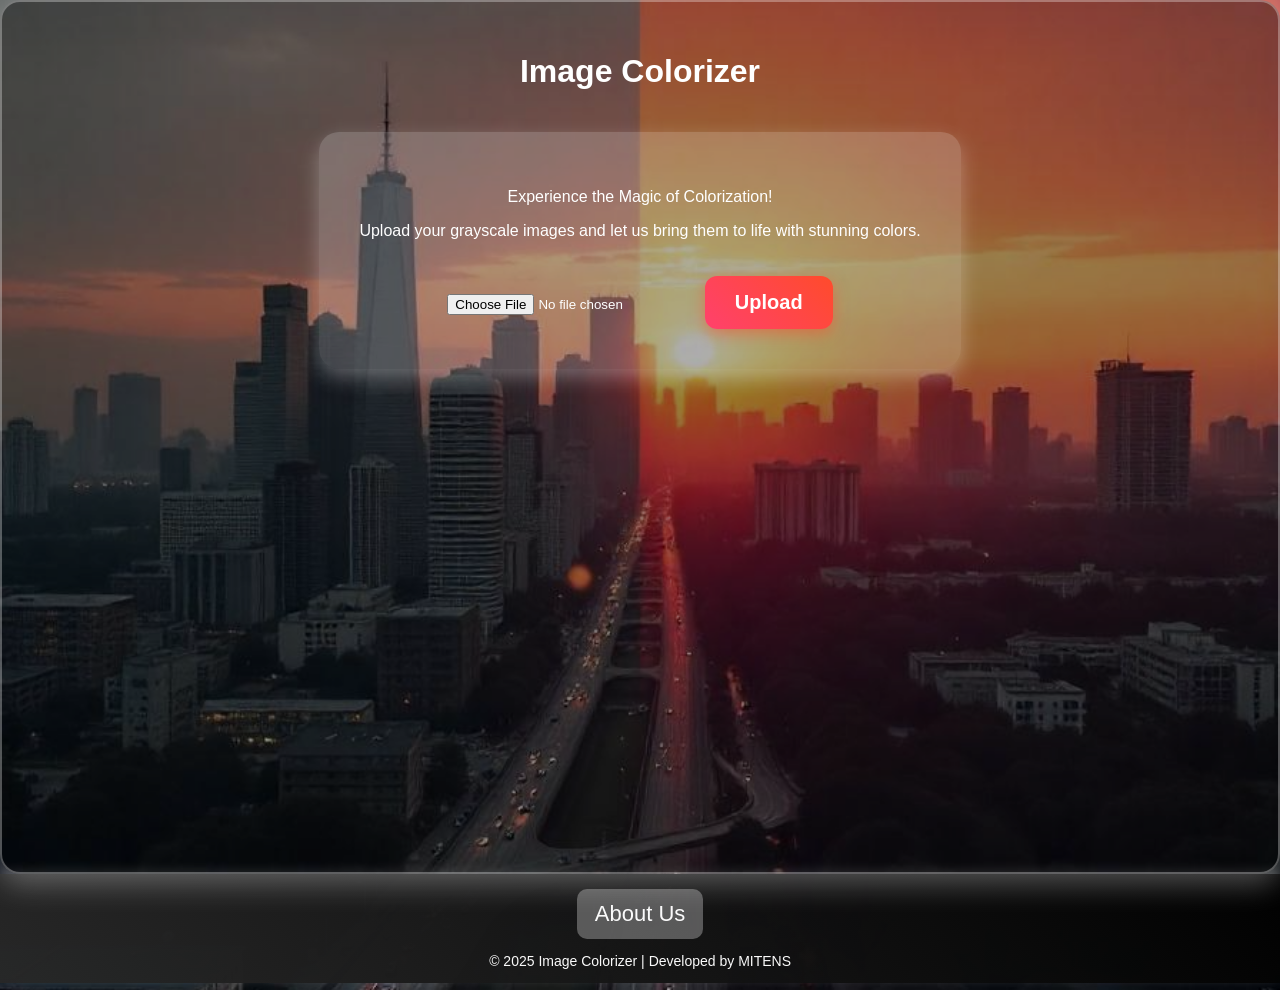
<file: templates/index.html>
<!DOCTYPE html>
<html lang="en">
<head>
    <meta charset="UTF-8">
    <meta name="viewport" content="width=device-width, initial-scale=1.0">
    <title>Image Colorizer</title>
    <link rel="stylesheet" href="/static/style.css">
</head>
<body>
    <div class="container">
        <h1>Image Colorizer</h1>
        <div class="upload-box">
            <p>Experience the Magic of Colorization!</p>
            <p>Upload your grayscale images and let us bring them to life with stunning colors.</p>
            <input type="file" id="fileInput" accept="image/*">
            <button onclick="uploadImage()">Upload</button>
        </div>
        <div id="colorizedImages" class="image-container"></div>
        <div id="selectedImageContainer" class="image-box" style="display:none;">
            <h2>Selected Colorized Image</h2>
            <div class="image">
                <img id="selectedImage" style="display:block;">
            </div>
            <div class="download" >
                <a id="downloadBtn" style="display:block;" download="colorized_image.jpg">Download</a>
            </div>
        </div>
    </div>
    
    <footer>
        <div class="social-links">
            <a href="/about" class="social-icon">About Us</a>
            <p>&copy; 2025 Image Colorizer | Developed by MITENS</p>
        </div>
    </footer>
    <script src="/static/script.js"></script>
</body>
</html>
</file>
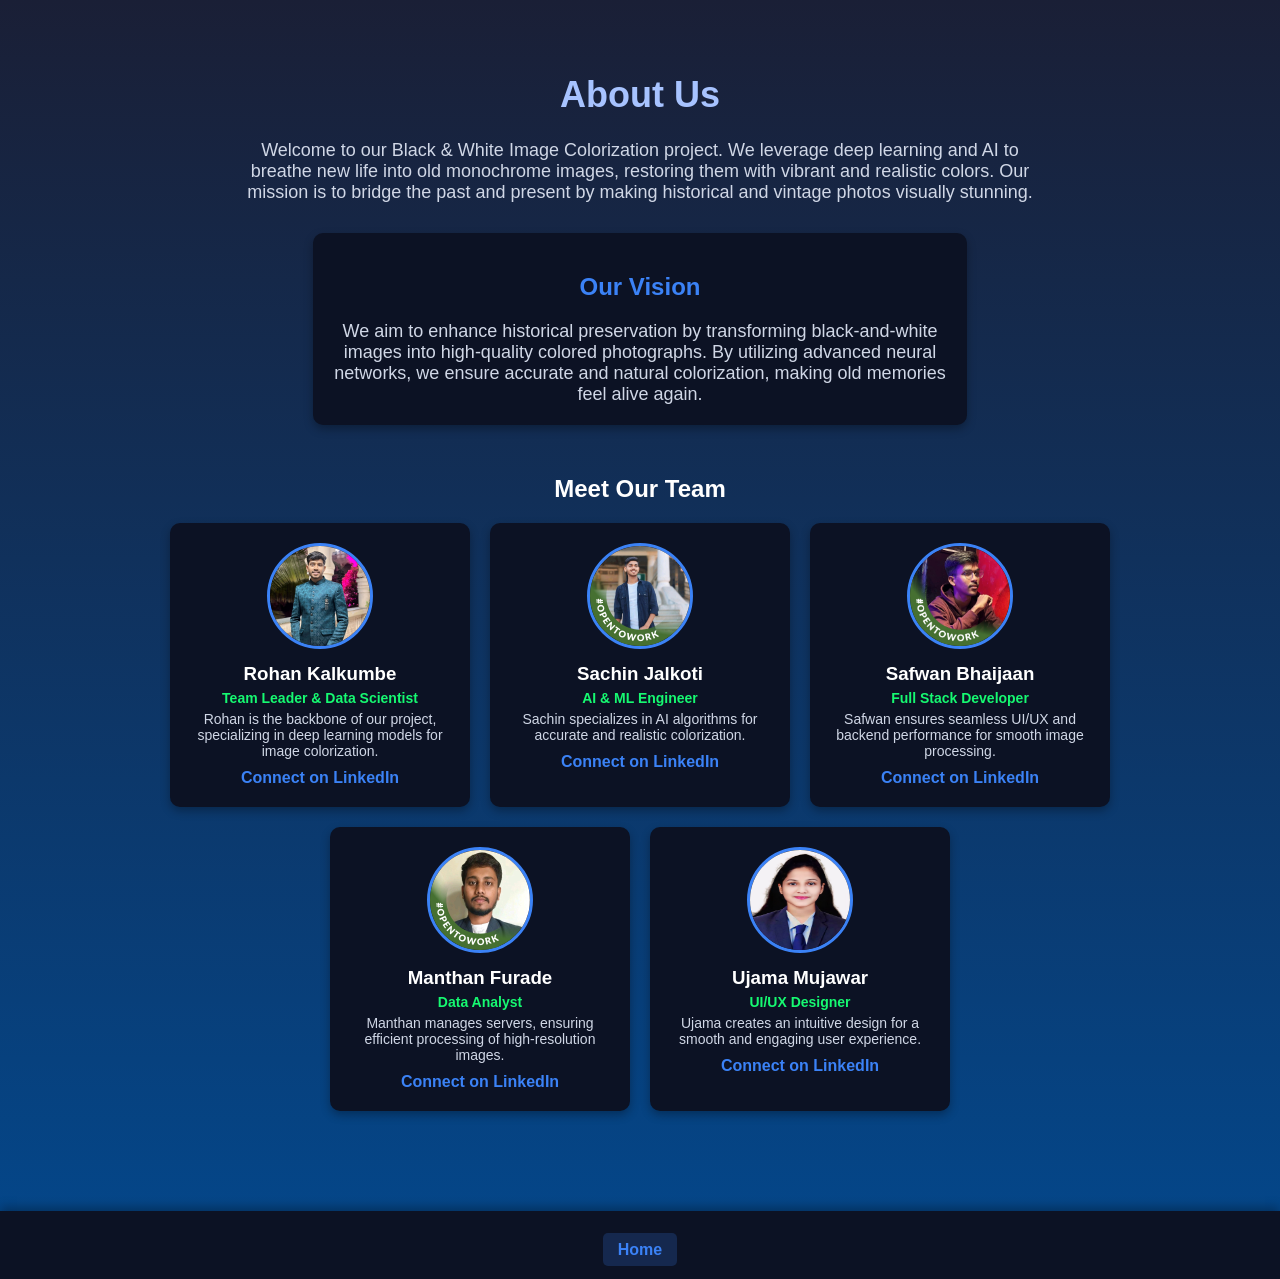
<file: templates/about.html>
<!DOCTYPE html>
<html lang="en">
<head>
    <meta charset="UTF-8">
    <meta name="viewport" content="width=device-width, initial-scale=1.0">
    <title>About Us - Image Colorization</title>
    <link rel="stylesheet" href="/static/style2.css">
</head>
<body>

    <div class="container">
        <!-- Header Section -->
        <header>
            <h1>About Us</h1>
            <p>Welcome to our Black & White Image Colorization project. We leverage deep learning and AI to breathe new life into old monochrome images, 
                restoring them with vibrant and realistic colors. Our mission is to bridge the past and present by making historical and vintage photos visually stunning.
            </p>
        </header>

        <!-- Vision Section -->
        <section class="vision-box">
            <h2>Our Vision</h2>
            <p>We aim to enhance historical preservation by transforming black-and-white images into high-quality colored photographs. 
                By utilizing advanced neural networks, we ensure accurate and natural colorization, making old memories feel alive again.
            </p>
        </section>

        <!-- Team Section -->
        <section class="team-section">
            <h2>Meet Our Team</h2>
            <div class="team-members">
                
                <article class="member-card">
                    <img src="\static\images\rohan.jpeg" alt="Rohan">
                    <h3>Rohan Kalkumbe</h3>
                    <p class="role" id="role-p">Team Leader & Data Scientist</p>
                    <p>Rohan is the backbone of our project, specializing in deep learning models for image colorization.</p>
                    <a href="https://www.linkedin.com/in/rohan-kalkumbe/">Connect on LinkedIn</a>
                </article>

                <article class="member-card">
                    <img src="\static\images\Sachin.jpeg" alt="Sachin">
                    <h3>Sachin Jalkoti</h3>
                    <p class="role" id="role-p">AI & ML Engineer</p>
                    <p>Sachin specializes in AI algorithms for accurate and realistic colorization.</p>
                    <a href="https://www.linkedin.com/in/sachin-jalakoti-443560260/">Connect on LinkedIn</a>
                </article>

                <article class="member-card">
                    <img src="\static\images\Safwan.jpeg" alt="Safwan">
                    <h3>Safwan Bhaijaan</h3>
                    <p class="role" id="role-p">Full Stack Developer</p>
                    <p>Safwan ensures seamless UI/UX and backend performance for smooth image processing.</p>
                    <a href="https://www.linkedin.com/in/safwan-bhaijan-aa9b52251/">Connect on LinkedIn</a>
                </article>

                <article class="member-card">
                    <img src="\static\images\Manthan.jpeg" alt="Manthan">
                    <h3>Manthan Furade</h3>
                    <p class="role" id="role-p">Data Analyst</p>
                    <p>Manthan manages servers, ensuring efficient processing of high-resolution images.</p>
                    <a href="https://www.linkedin.com/in/manthan-furade-477a4525b/">Connect on LinkedIn</a>
                </article>

                <article class="member-card">
                    <img src="\static\images\Ujama.jpg" alt="Ujama">
                    <h3>Ujama Mujawar</h3>
                    <p class="role" id="role-p">UI/UX Designer</p>
                    <p>Ujama creates an intuitive design for a smooth and engaging user experience.</p>
                    <a href="#">Connect on LinkedIn</a>
                </article>

            </div>
        </section>

    </div>
    
    <footer>
       
        <div class="social-links">
            <a href="/" class="social-icon">Home</a>
        </div>
       
    </footer>
    <script src="/static/script.js"></script>

</body>
</html>
</file>
<file: static/style.css>
/* General Styles */
body {
    font-family: 'Poppins', Arial, sans-serif;
    text-align: center;
    margin: 0;
    padding: 0;
    background: url('/static/background.png') no-repeat center center fixed;
    background-size: cover;
    min-height: 110vh;
    display: flex;
    flex-direction: column;
    color: white;
    overflow-y: auto;
}

/* Container */
.container {
    flex: 1;
    padding: 30px;
    position: relative;
    z-index: 1;
    border: 2px solid rgba(255, 255, 255, 0.3);
    border-radius: 20px;
    background: rgba(0, 0, 0, 0.4);
    box-shadow: 0px 10px 30px rgba(255, 255, 255, 0.3);
    overflow: auto;
    max-height: 90vh;
}

/* Upload Box */
.upload-box {
    background: rgba(255, 255, 255, 0.2);
    border-radius: 20px;
    padding: 40px;
    display: inline-block;
    margin-top: 20px;
    box-shadow: 0px 8px 20px rgba(255, 255, 255, 0.3);
}

/* No File Chosen Message */
.no-file {
    font-size: 16px;
    color: rgba(255, 255, 255, 0.8);
    margin-top: 10px;
    font-weight: 500;
}

/* Colorized Image Container */
#colorizedImages {
    display: flex;
    flex-wrap: wrap;
    justify-content: center;
    gap: 20px;
    margin-top: 30px;
    padding: 10px;
}

/* Fixed Size for Colorized Images */
#colorizedImages img {
    width: 300px;
    height: 300px;
    object-fit: cover;
    border-radius: 12px;
    box-shadow: 0 6px 16px rgba(0, 0, 0, 0.5);
    cursor: pointer;
    transition: transform 0.3s ease;
}

#colorizedImages img:hover {
    transform: scale(1.05);
}

/* Selected Image Section */
#selectedImageContainer {
    margin-top: 50px;
    text-align: center;
    display: flex;
    flex-direction: column;
    align-items: center;
}

/* Selected Image Styling */
#selectedImage {
    width: 300px;
    height: 300px;
    object-fit: cover;
    border-radius: 12px;
    box-shadow: 0 8px 24px rgba(0, 0, 0, 0.6);
    margin-bottom: 15px;
}

/* Buttons */
button, #downloadBtn {
    background: linear-gradient(45deg, #ff416c, #ff4b2b);
    color: white;
    padding: 15px 22px;
    width: 8rem;
    border: none;
    cursor: pointer;
    font-size: 20px;
    font-weight: bold;
    margin-top: 20px;
    border-radius: 12px;
    transition: background 0.3s ease;
    box-shadow: 0px 5px 15px rgba(255, 75, 43, 0.5);
    text-decoration: none;
}

button:hover, #downloadBtn:hover {
    background: linear-gradient(45deg, #ff4b2b, #ff416c);
}

.image{
    display: flex;
    justify-content: center;
}

.download{
    display:flex;
    justify-content: center;
}

/* Footer */
footer {
    background: linear-gradient(45deg, #282828, #010101);
    color: white;
    padding: 0.1px;
    width: 100%;
    text-align: center;
    opacity: 0.98;
    font-size: 14px;
    box-shadow: 0 -4px 10px rgba(255, 255, 255, 0.2);
}

/* Social Links */
.social-links {
    margin-top: 15px;
}

.social-icon {
    margin: 0 12px;
    color: white;
    text-decoration: none;
    font-size: 22px;
    padding: 12px 18px;
    border-radius: 10px;
    background: rgba(255, 255, 255, 0.3);
    display: inline-block;
}

.social-icon:hover {
    background: rgba(255, 255, 255, 0.5);
    color: #f1c40f;
}
</file>
<file: static/style2.css>
/* General Styles */
body {
    font-family: Arial, sans-serif;
    margin: 0;
    padding: 0;
    background: linear-gradient(to bottom, #1a1f36, #03488d);
    color: white;
    text-align: center;
}

.container {
    width: 80%;
    margin: auto;
    padding: 50px 20px;
}

/* Header Section */
header {
    margin-bottom: 30px;
}

h1 {
    font-size: 36px;
    font-weight: bold;
    color: #a7c3ff;
}

p {
    font-size: 18px;
    color: #d0d7e6;
    max-width: 800px;
    margin: 0 auto;
}

/* Vision Section */
.vision-box {
    background: #0c1224;
    padding: 20px;
    border-radius: 10px;
    box-shadow: 0px 4px 10px rgba(0, 0, 0, 0.3);
    margin: 30px auto;
    width: 60%;
}

.vision-box h2 {
    color: #3b82f6;
}

/* Team Section */
.team-section {
    margin-top: 50px;
}

.team-members {
    display: flex;
    flex-wrap: wrap;
    justify-content: center;
    gap: 20px;
}

/* Team Member Card */
.member-card {
    background: #0c1224;
    padding: 20px;
    border-radius: 10px;
    width: 260px;
    box-shadow: 0px 4px 10px rgba(0, 0, 0, 0.3);
    text-align: center;
    transition: transform 0.3s ease;
    position: relative;
}

.member-card:hover {
    transform: scale(1.05);
}

/* Image Styling */
.member-card img {
    width: 100px;
    height: 100px;
    border-radius: 50%;
    border: 3px solid #3b82f6;
}

/* Black and White & Color Image Transition */
.member-card img.colorized {
    position: absolute;
    top: 20px;
    left: 50%;
    transform: translateX(-50%);
    opacity: 0;
    transition: opacity 0.5s ease-in-out;
}

.member-card:hover img.colorized {
    opacity: 1;
}

/* Text Styling */
.member-card h3 {
    margin: 10px 0 5px;
    color: #ffffff;
}

.member-card p {
    font-size: 14px;
    color: #d0d7e6;
}

/* Role Text */
.role {
    text-decoration-color: #4aef8c;
    color: #16f971;
    font-weight: bold;
}

#role-p{
    color: #16f971;
    margin-bottom: 0.3rem;
}

/* Links */
.member-card a {
    display: block;
    text-decoration: none;
    color: #3b82f6;
    font-weight: bold;
    margin-top: 10px;
}

.member-card a:hover {
    text-decoration: underline;
}

/* Footer Section */
footer {
    background: #0c1224;
    padding: 20px;
    text-align: center;
    margin-top: 50px;
    box-shadow: 0px -4px 10px rgba(0, 0, 0, 0.3);
}

footer p {
    color: #d0d7e6;
    font-size: 16px;
    margin-bottom: 10px;
}

/* Home Button */
.home-button {
    display: inline-block;
    margin-top: 20px;
    padding: 10px 20px;
    font-size: 18px;
    font-weight: bold;
    color: white;
    background: #3b82f6;
    border-radius: 8px;
    text-decoration: none;
    transition: background 0.3s ease-in-out;
}

.home-button:hover {
    background: #2069e0;
}

/* Social Links */
.social-links {
    margin-top: 10px;
}

.social-links a {
    text-decoration: none;
    color: #3b82f6;
    font-weight: bold;
    font-size: 16px;
    padding: 8px 15px;
    border-radius: 5px;
    background: rgba(59, 130, 246, 0.2);
    transition: background 0.3s ease-in-out, transform 0.2s;
}

.social-links a:hover {
    background: rgba(59, 130, 246, 0.5);
    transform: scale(1.05);
}

/* Copyright Section */
footer .copyright {
    margin-top: 10px;
    font-size: 14px;
    color: #d0d7e6;
}
</file>
